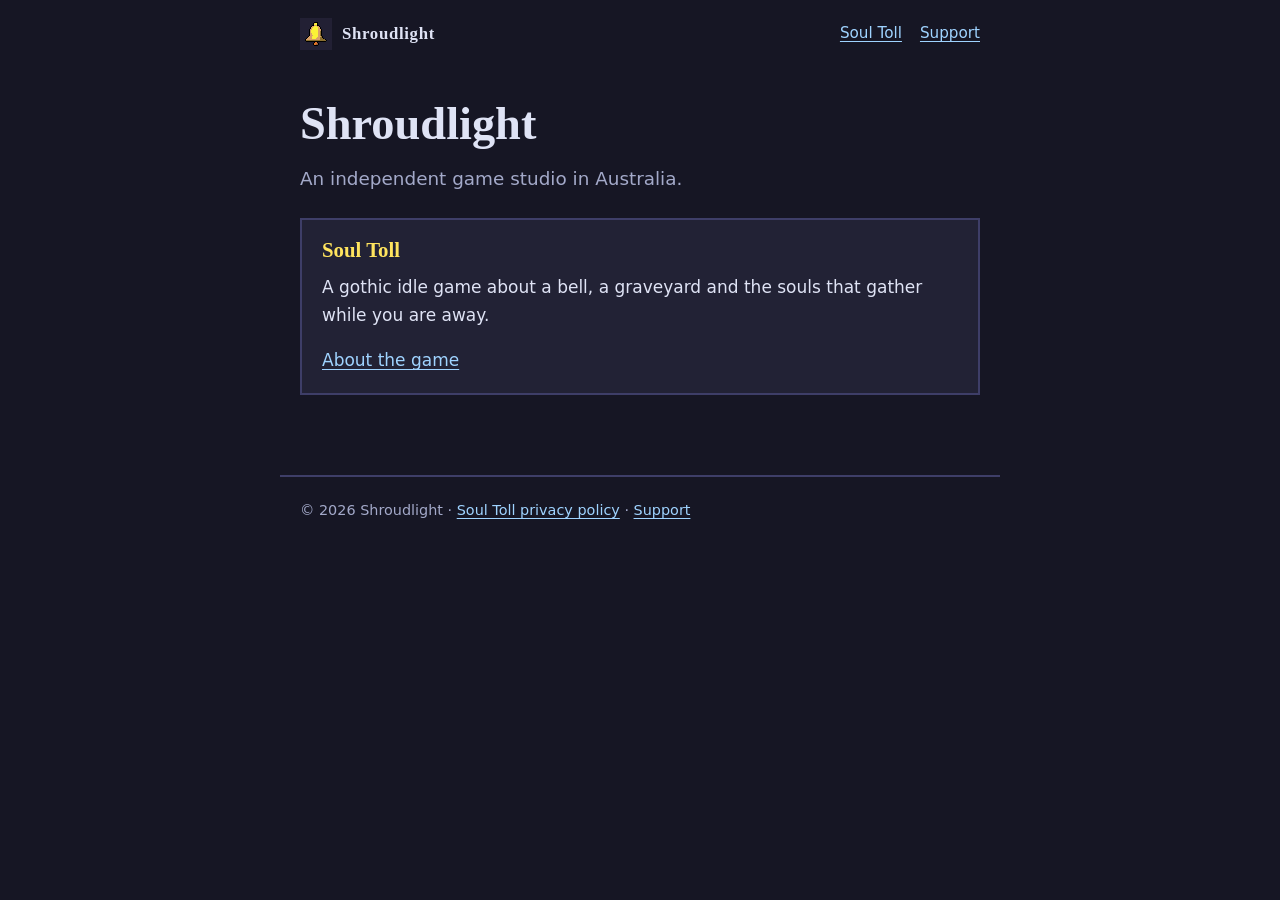
<file: index.html>
<!doctype html>
<html lang="en">
<head>
<meta charset="utf-8">
<meta name="viewport" content="width=device-width, initial-scale=1">
<title>Shroudlight</title>
<meta name="description" content="Shroudlight is an independent game studio in Australia, maker of Soul Toll.">
<link rel="icon" type="image/png" href="/images/bell.png">
<link rel="stylesheet" href="/style.css">
</head>
<body>
<header class="bar">
  <a class="brand" href="/"><img src="/images/bell.png" alt="" width="32" height="32">Shroudlight</a>
  <nav><a href="/soul-toll/">Soul Toll</a><a href="/support">Support</a></nav>
</header>
<main>
<h1>Shroudlight</h1>
<p class="lead">An independent game studio in Australia.</p>
<div class="panel">
  <h2 style="margin-top:0">Soul Toll</h2>
  <p>A gothic idle game about a bell, a graveyard and the souls that gather while you are away.</p>
  <p><a href="/soul-toll/">About the game</a></p>
</div>
</main>
<footer>&copy; 2026 Shroudlight &middot; <a href="/soul-toll/privacy">Soul Toll privacy policy</a> &middot; <a href="/support">Support</a></footer>
</body>
</html>
</file>
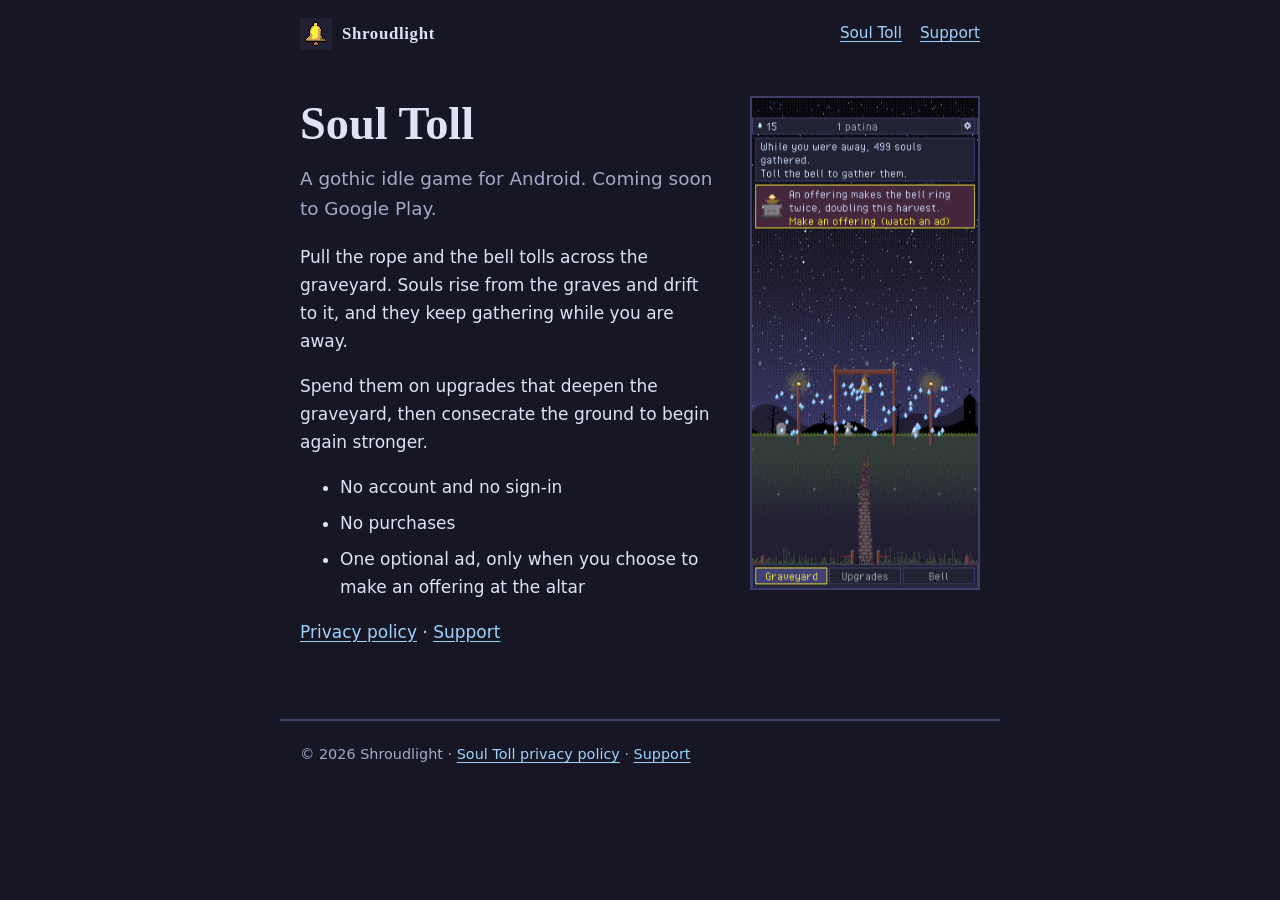
<file: soul-toll/index.html>
<!doctype html>
<html lang="en">
<head>
<meta charset="utf-8">
<meta name="viewport" content="width=device-width, initial-scale=1">
<title>Soul Toll</title>
<meta name="description" content="Soul Toll is a gothic idle game for Android. Toll the bell and gather the souls of the graveyard.">
<link rel="icon" type="image/png" href="/images/bell.png">
<link rel="stylesheet" href="/style.css">
</head>
<body>
<header class="bar">
  <a class="brand" href="/"><img src="/images/bell.png" alt="" width="32" height="32">Shroudlight</a>
  <nav><a href="/soul-toll/">Soul Toll</a><a href="/support">Support</a></nav>
</header>
<main>
<div class="game">
  <div>
    <h1>Soul Toll</h1>
    <p class="lead">A gothic idle game for Android. Coming soon to Google Play.</p>
    <p>Pull the rope and the bell tolls across the graveyard. Souls rise from the graves and drift to it, and they keep gathering while you are away.</p>
    <p>Spend them on upgrades that deepen the graveyard, then consecrate the ground to begin again stronger.</p>
    <ul>
      <li>No account and no sign-in</li>
      <li>No purchases</li>
      <li>One optional ad, only when you choose to make an offering at the altar</li>
    </ul>
    <p><a href="/soul-toll/privacy">Privacy policy</a> &middot; <a href="/support">Support</a></p>
  </div>
  <img class="shot" src="/images/graveyard.png" width="540" height="1170" alt="Soul Toll at night: souls drifting around a bell in a graveyard, with an offer to make an offering at the altar.">
</div>
</main>
<footer>&copy; 2026 Shroudlight &middot; <a href="/soul-toll/privacy">Soul Toll privacy policy</a> &middot; <a href="/support">Support</a></footer>
</body>
</html>
</file>
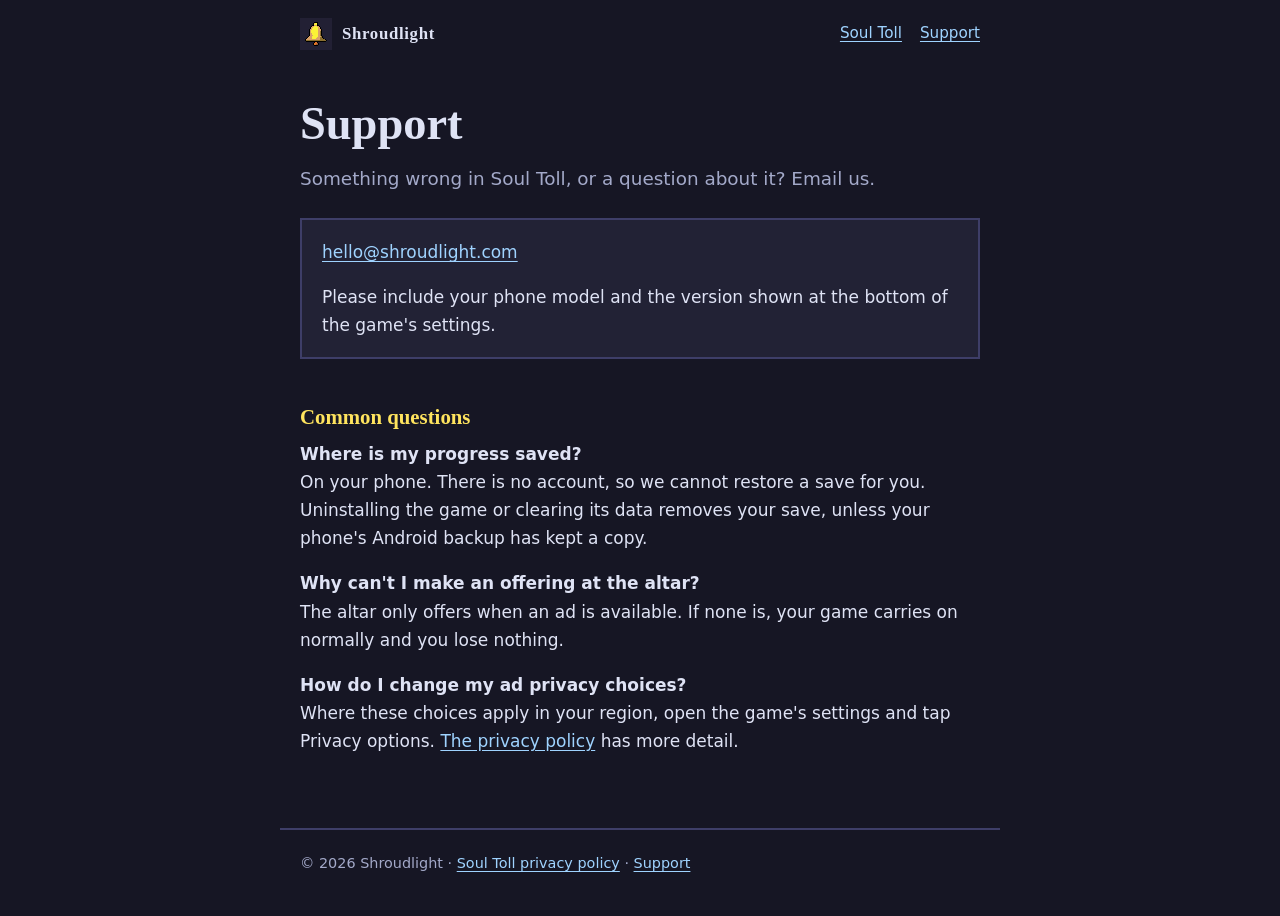
<file: support.html>
<!doctype html>
<html lang="en">
<head>
<meta charset="utf-8">
<meta name="viewport" content="width=device-width, initial-scale=1">
<title>Support | Shroudlight</title>
<meta name="description" content="Get help with Soul Toll.">
<link rel="icon" type="image/png" href="/images/bell.png">
<link rel="stylesheet" href="/style.css">
</head>
<body>
<header class="bar">
  <a class="brand" href="/"><img src="/images/bell.png" alt="" width="32" height="32">Shroudlight</a>
  <nav><a href="/soul-toll/">Soul Toll</a><a href="/support">Support</a></nav>
</header>
<main>
<h1>Support</h1>
<p class="lead">Something wrong in Soul Toll, or a question about it? Email us.</p>
<div class="panel">
  <p><a href="mailto:hello@shroudlight.com">hello@shroudlight.com</a></p>
  <p>Please include your phone model and the version shown at the bottom of the game's settings.</p>
</div>
<h2>Common questions</h2>
<p><strong>Where is my progress saved?</strong><br>On your phone. There is no account, so we cannot restore a save for you. Uninstalling the game or clearing its data removes your save, unless your phone's Android backup has kept a copy.</p>
<p><strong>Why can't I make an offering at the altar?</strong><br>The altar only offers when an ad is available. If none is, your game carries on normally and you lose nothing.</p>
<p><strong>How do I change my ad privacy choices?</strong><br>Where these choices apply in your region, open the game's settings and tap Privacy options. <a href="/soul-toll/privacy">The privacy policy</a> has more detail.</p>
</main>
<footer>&copy; 2026 Shroudlight &middot; <a href="/soul-toll/privacy">Soul Toll privacy policy</a> &middot; <a href="/support">Support</a></footer>
</body>
</html>
</file>
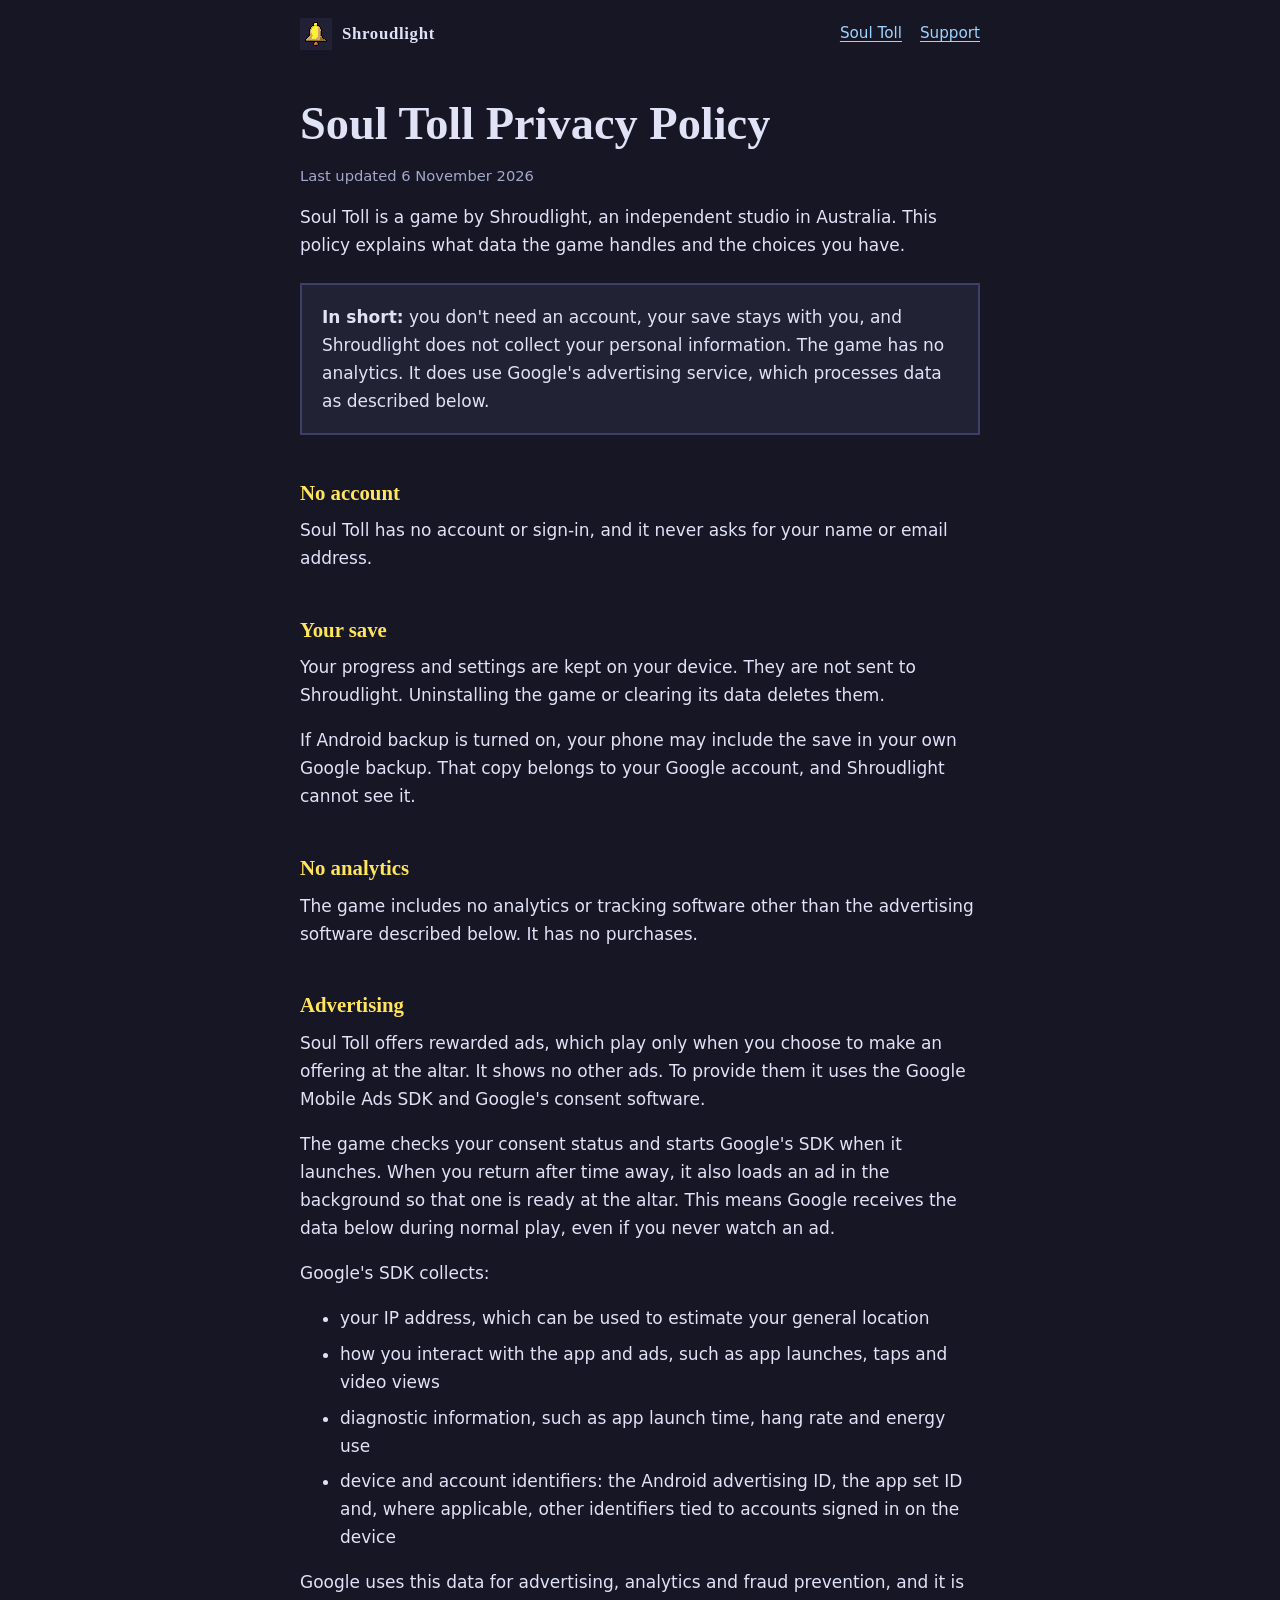
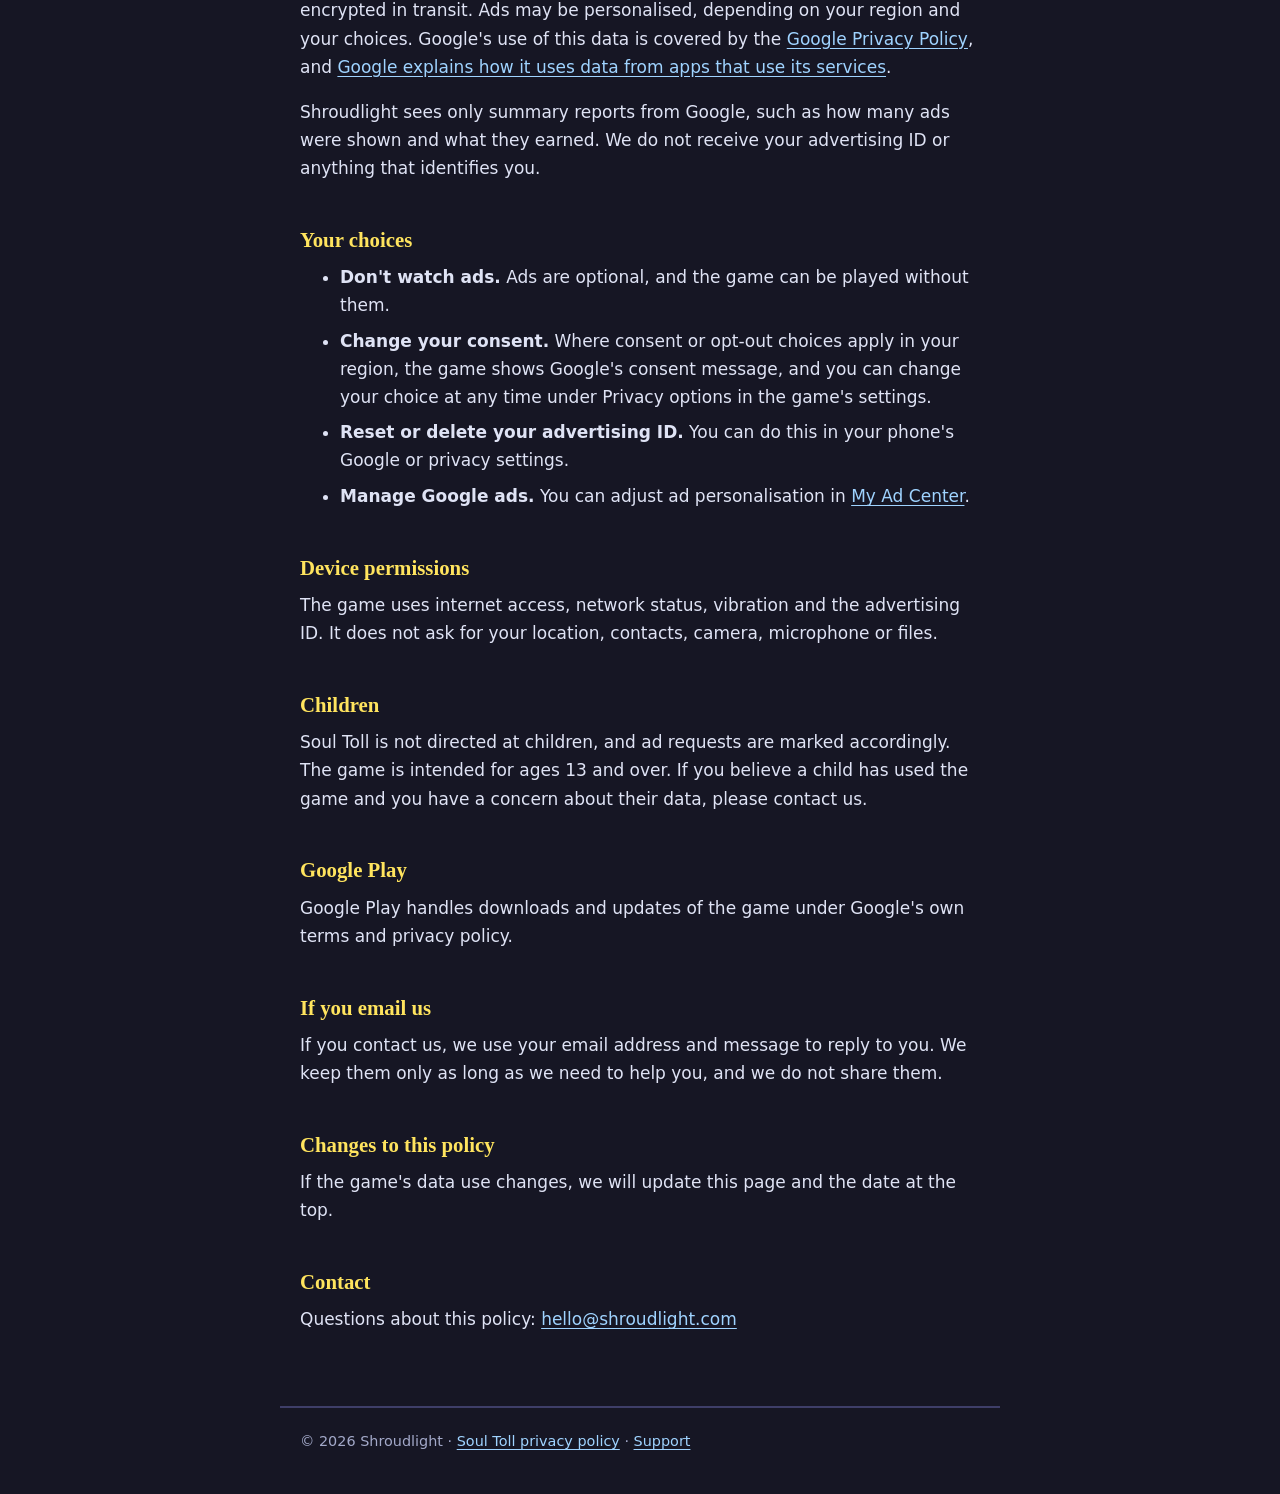
<file: soul-toll/privacy.html>
<!doctype html>
<html lang="en">
<head>
<meta charset="utf-8">
<meta name="viewport" content="width=device-width, initial-scale=1">
<title>Soul Toll Privacy Policy</title>
<meta name="description" content="How Soul Toll handles your data.">
<link rel="icon" type="image/png" href="/images/bell.png">
<link rel="stylesheet" href="/style.css">
</head>
<body>
<header class="bar">
  <a class="brand" href="/"><img src="/images/bell.png" alt="" width="32" height="32">Shroudlight</a>
  <nav><a href="/soul-toll/">Soul Toll</a><a href="/support">Support</a></nav>
</header>
<main>
<h1>Soul Toll Privacy Policy</h1>
<p class="updated">Last updated 6 November 2026</p>
<p>Soul Toll is a game by Shroudlight, an independent studio in Australia. This policy explains what data the game handles and the choices you have.</p>
<div class="panel">
  <p><strong>In short:</strong> you don't need an account, your save stays with you, and Shroudlight does not collect your personal information. The game has no analytics. It does use Google's advertising service, which processes data as described below.</p>
</div>
<h2>No account</h2>
<p>Soul Toll has no account or sign-in, and it never asks for your name or email address.</p>
<h2>Your save</h2>
<p>Your progress and settings are kept on your device. They are not sent to Shroudlight. Uninstalling the game or clearing its data deletes them.</p>
<p>If Android backup is turned on, your phone may include the save in your own Google backup. That copy belongs to your Google account, and Shroudlight cannot see it.</p>
<h2>No analytics</h2>
<p>The game includes no analytics or tracking software other than the advertising software described below. It has no purchases.</p>
<h2>Advertising</h2>
<p>Soul Toll offers rewarded ads, which play only when you choose to make an offering at the altar. It shows no other ads. To provide them it uses the Google Mobile Ads SDK and Google's consent software.</p>
<p>The game checks your consent status and starts Google's SDK when it launches. When you return after time away, it also loads an ad in the background so that one is ready at the altar. This means Google receives the data below during normal play, even if you never watch an ad.</p>
<p>Google's SDK collects:</p>
<ul>
  <li>your IP address, which can be used to estimate your general location</li>
  <li>how you interact with the app and ads, such as app launches, taps and video views</li>
  <li>diagnostic information, such as app launch time, hang rate and energy use</li>
  <li>device and account identifiers: the Android advertising ID, the app set ID and, where applicable, other identifiers tied to accounts signed in on the device</li>
</ul>
<p>Google uses this data for advertising, analytics and fraud prevention, and it is encrypted in transit. Ads may be personalised, depending on your region and your choices. Google's use of this data is covered by the <a href="https://policies.google.com/privacy">Google Privacy Policy</a>, and <a href="https://policies.google.com/technologies/partner-sites">Google explains how it uses data from apps that use its services</a>.</p>
<p>Shroudlight sees only summary reports from Google, such as how many ads were shown and what they earned. We do not receive your advertising ID or anything that identifies you.</p>
<h2>Your choices</h2>
<ul>
  <li><strong>Don't watch ads.</strong> Ads are optional, and the game can be played without them.</li>
  <li><strong>Change your consent.</strong> Where consent or opt-out choices apply in your region, the game shows Google's consent message, and you can change your choice at any time under Privacy options in the game's settings.</li>
  <li><strong>Reset or delete your advertising ID.</strong> You can do this in your phone's Google or privacy settings.</li>
  <li><strong>Manage Google ads.</strong> You can adjust ad personalisation in <a href="https://myadcenter.google.com/">My Ad Center</a>.</li>
</ul>
<h2>Device permissions</h2>
<p>The game uses internet access, network status, vibration and the advertising ID. It does not ask for your location, contacts, camera, microphone or files.</p>
<h2>Children</h2>
<p>Soul Toll is not directed at children, and ad requests are marked accordingly. The game is intended for ages 13 and over. If you believe a child has used the game and you have a concern about their data, please contact us.</p>
<h2>Google Play</h2>
<p>Google Play handles downloads and updates of the game under Google's own terms and privacy policy.</p>
<h2>If you email us</h2>
<p>If you contact us, we use your email address and message to reply to you. We keep them only as long as we need to help you, and we do not share them.</p>
<h2>Changes to this policy</h2>
<p>If the game's data use changes, we will update this page and the date at the top.</p>
<h2>Contact</h2>
<p>Questions about this policy: <a href="mailto:hello@shroudlight.com">hello@shroudlight.com</a></p>
</main>
<footer>&copy; 2026 Shroudlight &middot; <a href="/soul-toll/privacy">Soul Toll privacy policy</a> &middot; <a href="/support">Support</a></footer>
</body>
</html>
</file>
<file: style.css>
:root {
  color-scheme: dark;
  --bg: #161624;
  --panel: #222235;
  --line: #3e3e68;
  --text: #dfe3f5;
  --muted: #a3a9c9;
  --gold: #ffe45e;
  --soul: #9fd3ff;
}
* { box-sizing: border-box; }
html { -webkit-text-size-adjust: 100%; }
body {
  margin: 0;
  background: var(--bg);
  color: var(--text);
  font: 17px/1.65 system-ui, -apple-system, "Segoe UI", Roboto, sans-serif;
}
main, .bar, footer { width: min(100%, 720px); margin: 0 auto; padding-inline: 20px; }
.bar { display: flex; align-items: center; justify-content: space-between; gap: 16px; padding-block: 18px; }
.brand { display: flex; align-items: center; gap: 10px; color: var(--text); font: 700 1.05rem Georgia, "Times New Roman", serif; letter-spacing: .04em; text-decoration: none; }
.brand img { width: 32px; height: 32px; image-rendering: pixelated; }
nav { display: flex; gap: 18px; font-size: .95rem; }
main { padding-block: 28px 56px; }
h1, h2 { font-family: Georgia, "Times New Roman", serif; line-height: 1.2; }
h1 { margin: 0 0 12px; font-size: clamp(2rem, 8vw, 2.9rem); }
h2 { margin: 2.2em 0 .5em; color: var(--gold); font-size: 1.3rem; }
p, ul { margin: 0 0 1em; }
li { margin-bottom: .45em; }
a { color: var(--soul); text-underline-offset: 3px; }
a:hover { color: var(--gold); }
.lead { color: var(--muted); font-size: 1.15rem; }
.updated { color: var(--muted); font-size: .92rem; }
.panel { margin: 24px 0; padding: 18px 20px; background: var(--panel); border: 2px solid var(--line); }
.panel > :last-child { margin-bottom: 0; }
.game { display: grid; grid-template-columns: minmax(0, 1fr) 230px; gap: 32px; align-items: start; }
.shot { display: block; width: 100%; height: auto; border: 2px solid var(--line); }
footer { padding-block: 22px 40px; border-top: 2px solid var(--line); color: var(--muted); font-size: .9rem; }
@media (max-width: 640px) {
  .game { grid-template-columns: minmax(0, 1fr); }
  .shot { max-width: 260px; margin-inline: auto; }
}
</file>
